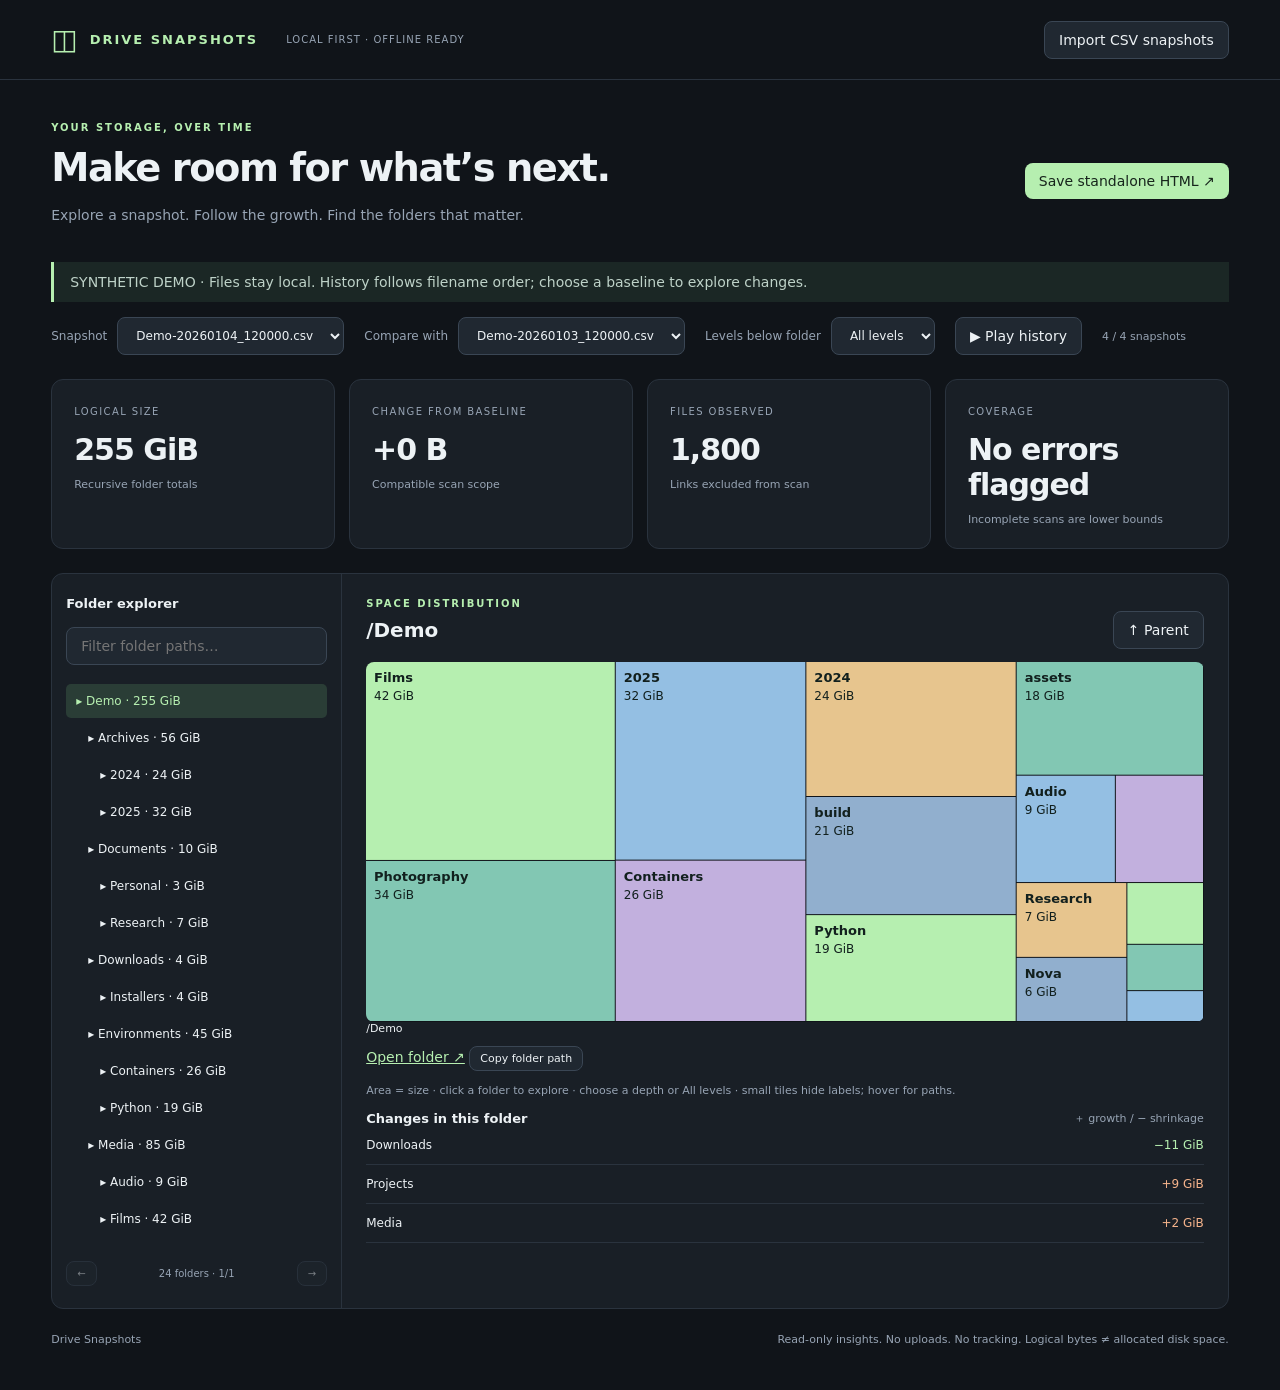
<file: demo/index.html>
<!doctype html>
<html lang="en"><head><meta charset="utf-8"><meta name="viewport" content="width=device-width,initial-scale=1"><title>Drive Snapshots · Explorer</title><style>:root{color-scheme:dark;--bg:#101419;--panel:#191f26;--line:#2a333e;--muted:#97a4b4;--mint:#b6efb0}*{box-sizing:border-box}body{margin:0;background:var(--bg);color:#edf2f5;font:14px system-ui,sans-serif}header{height:80px;border-bottom:1px solid var(--line);display:flex;align-items:center;gap:28px;padding:0 4vw}.brand{color:var(--mint);text-decoration:none;font-size:28px;display:flex;align-items:center;gap:12px}.brand span{font-size:13px;font-weight:750;letter-spacing:2px}.pill{font-size:10px;color:var(--muted);letter-spacing:1px}header .button{margin-left:auto}button,.button,select,input{font:inherit;border:1px solid #3a4654;border-radius:8px;background:#202831;color:#edf2f5;padding:10px 14px}button,.button{cursor:pointer}button:hover,.button:hover{border-color:var(--mint)}button:focus-visible,a:focus-visible{outline:2px solid var(--mint)}main{max-width:1600px;margin:auto;padding:42px 4vw 20px}.intro{display:flex;align-items:center;justify-content:space-between;gap:20px}.eyebrow{font-size:10px;letter-spacing:2px;color:var(--mint);font-weight:700}h1{font-size:clamp(28px,3vw,44px);letter-spacing:-1.5px;margin:12px 0}p{color:var(--muted);line-height:1.6}.intro button{background:var(--mint);color:#17251c;border:0}#message{margin:22px 0 15px;padding:12px 16px;border-left:3px solid var(--mint);background:#1b2725;color:#bed2c8}.controls{display:flex;gap:20px;align-items:center;flex-wrap:wrap}.controls label{color:var(--muted);font-size:12px;display:flex;align-items:center;gap:10px}select{max-width:290px}#date{font-size:11px;color:var(--muted)}.stats{display:grid;grid-template-columns:repeat(4,1fr);gap:14px;margin:24px 0}.stats article{background:var(--panel);border:1px solid var(--line);border-radius:12px;padding:22px}.stats small{font-size:10px;letter-spacing:1.4px;color:var(--muted)}.stats strong{display:block;font-size:30px;letter-spacing:-1px;margin:14px 0 8px}.stats span{font-size:11px;color:var(--muted)}.workspace{display:grid;grid-template-columns:290px 1fr;border:1px solid var(--line);border-radius:12px;overflow:hidden;background:var(--panel)}aside{border-right:1px solid var(--line);padding:22px 14px}aside input{width:100%;margin:16px 0}.section-title{font-weight:650;font-size:13px}.visual{padding:24px;min-width:0}.map-heading{display:flex;justify-content:space-between;align-items:center;gap:15px}h2{font-size:20px;margin:9px 0 20px;overflow-wrap:anywhere}#map{height:360px;position:relative;border-radius:8px;overflow:hidden;background:#101419}.tile{position:absolute;border:3px solid var(--panel);border-radius:8px;text-align:left;padding:12px;overflow:hidden;color:#12201e;transition:width .35s,height .35s,left .35s,top .35s}.tile b{display:block;font-size:15px;overflow:hidden;text-overflow:ellipsis;white-space:nowrap}.tile span{display:block;font-size:12px;margin-top:5px}.hint{font-size:11px}.tree-row{display:block;width:100%;background:transparent;border:0;border-radius:5px;text-align:left;font-size:12px;margin:3px 0;overflow:hidden;text-overflow:ellipsis;white-space:nowrap}.tree-row.active{background:#2a3d36;color:var(--mint)}#tree{max-height:565px;overflow:auto}.legend{font-weight:400;font-size:11px;color:var(--muted);float:right}.change{display:flex;justify-content:space-between;gap:16px;padding:12px 0;border-bottom:1px solid var(--line);font-size:12px}.change span:first-child{overflow-wrap:anywhere}.positive{color:#f5b38b}.negative{color:var(--mint)}footer{display:flex;justify-content:space-between;color:var(--muted);font-size:11px;padding:24px 0;gap:20px}@media(max-width:850px){.stats{grid-template-columns:repeat(2,1fr)}.workspace{grid-template-columns:1fr}aside{border-right:0;border-bottom:1px solid var(--line)}#tree{max-height:180px}.intro{align-items:flex-start;flex-direction:column}.pill{display:none}header{gap:10px}.brand span{font-size:10px}select{max-width:210px}footer{flex-direction:column}#map{height:320px}}
#canvas{display:block;width:100%;height:100%;cursor:pointer}.pager{display:flex;align-items:center;justify-content:space-between;gap:5px;margin-top:15px;font-size:10px;color:var(--muted)}.pager button{padding:6px 10px}#hover{overflow-wrap:anywhere;min-height:24px}#path-link{color:var(--mint)}#copy-path{padding:5px 10px;font-size:11px}button:disabled{opacity:.45;cursor:default}
</style></head>
<body><header><a class="brand" href="#">◫ <span>DRIVE SNAPSHOTS</span></a><span class="pill">LOCAL FIRST · OFFLINE READY</span><label class="button">Import CSV snapshots<input id="files" type="file" accept=".csv" multiple hidden></label></header>
<main><div class="intro"><div><div class="eyebrow">YOUR STORAGE, OVER TIME</div><h1>Make room for what’s next.</h1><p>Explore a snapshot. Follow the growth. Find the folders that matter.</p></div><button id="export">Save standalone HTML ↗</button></div>
<div id="message" role="status">Import one or more CSV snapshots to get started. Your files stay in this browser.</div>
<section class="controls"><label>Snapshot <select id="current" aria-label="Current snapshot"></select></label><label>Compare with <select id="baseline" aria-label="Baseline snapshot"></select></label><label>Levels below folder <select id="depth" aria-label="Viewing depth"><option value="all">All levels</option></select></label><button id="play">▶ Play history</button><span id="date"></span></section>
<section class="stats"><article><small>LOGICAL SIZE</small><strong id="total">—</strong><span>Recursive folder totals</span></article><article><small>CHANGE FROM BASELINE</small><strong id="delta">—</strong><span>Compatible scan scope</span></article><article><small>FILES OBSERVED</small><strong id="count">—</strong><span>Links excluded from scan</span></article><article><small>COVERAGE</small><strong id="coverage">—</strong><span>Incomplete scans are lower bounds</span></article></section>
<section class="workspace"><aside><div class="section-title">Folder explorer</div><input id="search" placeholder="Filter folder paths…" aria-label="Filter folder paths"><div id="tree"></div><div class="pager"><button id="prev">←</button><span id="pages"></span><button id="next">→</button></div></aside><div class="visual"><div class="map-heading"><div><div class="eyebrow">SPACE DISTRIBUTION</div><h2 id="folder">Choose a snapshot</h2></div><button id="up">↑ Parent</button></div><div id="map"><canvas id="canvas" tabindex="0" aria-label="Folder treemap; use the folder explorer for keyboard navigation"></canvas></div><div id="hover" class="hint" role="status">Hover a tile to see its full path.</div><a id="path-link" hidden>Open folder</a> <button id="copy-path">Copy folder path</button><p class="hint">Area = size · click a folder to explore · choose a depth or All levels · small tiles hide labels; hover for paths.</p><div class="section-title">Changes in this folder <span class="legend">＋ growth / − shrinkage</span></div><div id="changes"></div></div></section>
<footer>Drive Snapshots <span>Read-only insights. No uploads. No tracking. Logical bytes ≠ allocated disk space.</span></footer></main>
<script id="snapshot-data" type="application/json">[{"synthetic":true,"rows":[{"Depth":"0","Path":"/Demo","SizeBytes":"275951648768","SizeGiB":"257","FileCount":"1800","DirCount":"0","Reparse":"0","Unreadable":"0","Incomplete":"0"},{"Depth":"1","Path":"/Demo/Archives","SizeBytes":"60129542144","SizeGiB":"56","FileCount":"240","DirCount":"0","Reparse":"0","Unreadable":"0","Incomplete":"0"},{"Depth":"2","Path":"/Demo/Archives/2024","SizeBytes":"25769803776","SizeGiB":"24","FileCount":"120","DirCount":"0","Reparse":"0","Unreadable":"0","Incomplete":"0"},{"Depth":"2","Path":"/Demo/Archives/2025","SizeBytes":"34359738368","SizeGiB":"32","FileCount":"120","DirCount":"0","Reparse":"0","Unreadable":"0","Incomplete":"0"},{"Depth":"1","Path":"/Demo/Documents","SizeBytes":"10737418240","SizeGiB":"10","FileCount":"240","DirCount":"0","Reparse":"0","Unreadable":"0","Incomplete":"0"},{"Depth":"2","Path":"/Demo/Documents/Personal","SizeBytes":"3221225472","SizeGiB":"3","FileCount":"120","DirCount":"0","Reparse":"0","Unreadable":"0","Incomplete":"0"},{"Depth":"2","Path":"/Demo/Documents/Research","SizeBytes":"7516192768","SizeGiB":"7","FileCount":"120","DirCount":"0","Reparse":"0","Unreadable":"0","Incomplete":"0"},{"Depth":"1","Path":"/Demo/Downloads","SizeBytes":"28991029248","SizeGiB":"27","FileCount":"240","DirCount":"0","Reparse":"0","Unreadable":"0","Incomplete":"0"},{"Depth":"2","Path":"/Demo/Downloads/Exports","SizeBytes":"11811160064","SizeGiB":"11","FileCount":"120","DirCount":"0","Reparse":"0","Unreadable":"0","Incomplete":"0"},{"Depth":"2","Path":"/Demo/Downloads/Installers","SizeBytes":"17179869184","SizeGiB":"16","FileCount":"120","DirCount":"0","Reparse":"0","Unreadable":"0","Incomplete":"0"},{"Depth":"1","Path":"/Demo/Environments","SizeBytes":"48318382080","SizeGiB":"45","FileCount":"240","DirCount":"0","Reparse":"0","Unreadable":"0","Incomplete":"0"},{"Depth":"2","Path":"/Demo/Environments/Containers","SizeBytes":"27917287424","SizeGiB":"26","FileCount":"120","DirCount":"0","Reparse":"0","Unreadable":"0","Incomplete":"0"},{"Depth":"2","Path":"/Demo/Environments/Python","SizeBytes":"20401094656","SizeGiB":"19","FileCount":"120","DirCount":"0","Reparse":"0","Unreadable":"0","Incomplete":"0"},{"Depth":"1","Path":"/Demo/Media","SizeBytes":"84825604096","SizeGiB":"79","FileCount":"360","DirCount":"0","Reparse":"0","Unreadable":"0","Incomplete":"0"},{"Depth":"2","Path":"/Demo/Media/Audio","SizeBytes":"9663676416","SizeGiB":"9","FileCount":"120","DirCount":"0","Reparse":"0","Unreadable":"0","Incomplete":"0"},{"Depth":"2","Path":"/Demo/Media/Films","SizeBytes":"45097156608","SizeGiB":"42","FileCount":"120","DirCount":"0","Reparse":"0","Unreadable":"0","Incomplete":"0"},{"Depth":"2","Path":"/Demo/Media/Photography","SizeBytes":"30064771072","SizeGiB":"28","FileCount":"120","DirCount":"0","Reparse":"0","Unreadable":"0","Incomplete":"0"},{"Depth":"1","Path":"/Demo/Projects","SizeBytes":"42949672960","SizeGiB":"40","FileCount":"480","DirCount":"0","Reparse":"0","Unreadable":"0","Incomplete":"0"},{"Depth":"2","Path":"/Demo/Projects/Atlas","SizeBytes":"15032385536","SizeGiB":"14","FileCount":"240","DirCount":"0","Reparse":"0","Unreadable":"0","Incomplete":"0"},{"Depth":"3","Path":"/Demo/Projects/Atlas/build","SizeBytes":"12884901888","SizeGiB":"12","FileCount":"120","DirCount":"0","Reparse":"0","Unreadable":"0","Incomplete":"0"},{"Depth":"3","Path":"/Demo/Projects/Atlas/source","SizeBytes":"2147483648","SizeGiB":"2","FileCount":"120","DirCount":"0","Reparse":"0","Unreadable":"0","Incomplete":"0"},{"Depth":"2","Path":"/Demo/Projects/Orion","SizeBytes":"27917287424","SizeGiB":"26","FileCount":"240","DirCount":"0","Reparse":"0","Unreadable":"0","Incomplete":"0"},{"Depth":"3","Path":"/Demo/Projects/Orion/assets","SizeBytes":"19327352832","SizeGiB":"18","FileCount":"120","DirCount":"0","Reparse":"0","Unreadable":"0","Incomplete":"0"},{"Depth":"3","Path":"/Demo/Projects/Orion/node_modules","SizeBytes":"8589934592","SizeGiB":"8","FileCount":"120","DirCount":"0","Reparse":"0","Unreadable":"0","Incomplete":"0"}],"label":"Demo-20260101_120000.csv"},{"synthetic":true,"rows":[{"Depth":"0","Path":"/Demo","SizeBytes":"281320357888","SizeGiB":"262","FileCount":"1800","DirCount":"0","Reparse":"0","Unreadable":"0","Incomplete":"0"},{"Depth":"1","Path":"/Demo/Archives","SizeBytes":"60129542144","SizeGiB":"56","FileCount":"240","DirCount":"0","Reparse":"0","Unreadable":"0","Incomplete":"0"},{"Depth":"2","Path":"/Demo/Archives/2024","SizeBytes":"25769803776","SizeGiB":"24","FileCount":"120","DirCount":"0","Reparse":"0","Unreadable":"0","Incomplete":"0"},{"Depth":"2","Path":"/Demo/Archives/2025","SizeBytes":"34359738368","SizeGiB":"32","FileCount":"120","DirCount":"0","Reparse":"0","Unreadable":"0","Incomplete":"0"},{"Depth":"1","Path":"/Demo/Documents","SizeBytes":"10737418240","SizeGiB":"10","FileCount":"240","DirCount":"0","Reparse":"0","Unreadable":"0","Incomplete":"0"},{"Depth":"2","Path":"/Demo/Documents/Personal","SizeBytes":"3221225472","SizeGiB":"3","FileCount":"120","DirCount":"0","Reparse":"0","Unreadable":"0","Incomplete":"0"},{"Depth":"2","Path":"/Demo/Documents/Research","SizeBytes":"7516192768","SizeGiB":"7","FileCount":"120","DirCount":"0","Reparse":"0","Unreadable":"0","Incomplete":"0"},{"Depth":"1","Path":"/Demo/Downloads","SizeBytes":"28991029248","SizeGiB":"27","FileCount":"240","DirCount":"0","Reparse":"0","Unreadable":"0","Incomplete":"0"},{"Depth":"2","Path":"/Demo/Downloads/Exports","SizeBytes":"11811160064","SizeGiB":"11","FileCount":"120","DirCount":"0","Reparse":"0","Unreadable":"0","Incomplete":"0"},{"Depth":"2","Path":"/Demo/Downloads/Installers","SizeBytes":"17179869184","SizeGiB":"16","FileCount":"120","DirCount":"0","Reparse":"0","Unreadable":"0","Incomplete":"0"},{"Depth":"1","Path":"/Demo/Environments","SizeBytes":"48318382080","SizeGiB":"45","FileCount":"240","DirCount":"0","Reparse":"0","Unreadable":"0","Incomplete":"0"},{"Depth":"2","Path":"/Demo/Environments/Containers","SizeBytes":"27917287424","SizeGiB":"26","FileCount":"120","DirCount":"0","Reparse":"0","Unreadable":"0","Incomplete":"0"},{"Depth":"2","Path":"/Demo/Environments/Python","SizeBytes":"20401094656","SizeGiB":"19","FileCount":"120","DirCount":"0","Reparse":"0","Unreadable":"0","Incomplete":"0"},{"Depth":"1","Path":"/Demo/Media","SizeBytes":"86973087744","SizeGiB":"81","FileCount":"360","DirCount":"0","Reparse":"0","Unreadable":"0","Incomplete":"0"},{"Depth":"2","Path":"/Demo/Media/Audio","SizeBytes":"9663676416","SizeGiB":"9","FileCount":"120","DirCount":"0","Reparse":"0","Unreadable":"0","Incomplete":"0"},{"Depth":"2","Path":"/Demo/Media/Films","SizeBytes":"45097156608","SizeGiB":"42","FileCount":"120","DirCount":"0","Reparse":"0","Unreadable":"0","Incomplete":"0"},{"Depth":"2","Path":"/Demo/Media/Photography","SizeBytes":"32212254720","SizeGiB":"30","FileCount":"120","DirCount":"0","Reparse":"0","Unreadable":"0","Incomplete":"0"},{"Depth":"1","Path":"/Demo/Projects","SizeBytes":"46170898432","SizeGiB":"43","FileCount":"480","DirCount":"0","Reparse":"0","Unreadable":"0","Incomplete":"0"},{"Depth":"2","Path":"/Demo/Projects/Atlas","SizeBytes":"18253611008","SizeGiB":"17","FileCount":"240","DirCount":"0","Reparse":"0","Unreadable":"0","Incomplete":"0"},{"Depth":"3","Path":"/Demo/Projects/Atlas/build","SizeBytes":"16106127360","SizeGiB":"15","FileCount":"120","DirCount":"0","Reparse":"0","Unreadable":"0","Incomplete":"0"},{"Depth":"3","Path":"/Demo/Projects/Atlas/source","SizeBytes":"2147483648","SizeGiB":"2","FileCount":"120","DirCount":"0","Reparse":"0","Unreadable":"0","Incomplete":"0"},{"Depth":"2","Path":"/Demo/Projects/Orion","SizeBytes":"27917287424","SizeGiB":"26","FileCount":"240","DirCount":"0","Reparse":"0","Unreadable":"0","Incomplete":"0"},{"Depth":"3","Path":"/Demo/Projects/Orion/assets","SizeBytes":"19327352832","SizeGiB":"18","FileCount":"120","DirCount":"0","Reparse":"0","Unreadable":"0","Incomplete":"0"},{"Depth":"3","Path":"/Demo/Projects/Orion/node_modules","SizeBytes":"8589934592","SizeGiB":"8","FileCount":"120","DirCount":"0","Reparse":"0","Unreadable":"0","Incomplete":"0"}],"label":"Demo-20260102_120000.csv"},{"synthetic":true,"rows":[{"Depth":"0","Path":"/Demo","SizeBytes":"273804165120","SizeGiB":"255","FileCount":"1800","DirCount":"0","Reparse":"0","Unreadable":"0","Incomplete":"0"},{"Depth":"1","Path":"/Demo/Archives","SizeBytes":"60129542144","SizeGiB":"56","FileCount":"240","DirCount":"0","Reparse":"0","Unreadable":"0","Incomplete":"0"},{"Depth":"2","Path":"/Demo/Archives/2024","SizeBytes":"25769803776","SizeGiB":"24","FileCount":"120","DirCount":"0","Reparse":"0","Unreadable":"0","Incomplete":"0"},{"Depth":"2","Path":"/Demo/Archives/2025","SizeBytes":"34359738368","SizeGiB":"32","FileCount":"120","DirCount":"0","Reparse":"0","Unreadable":"0","Incomplete":"0"},{"Depth":"1","Path":"/Demo/Documents","SizeBytes":"10737418240","SizeGiB":"10","FileCount":"240","DirCount":"0","Reparse":"0","Unreadable":"0","Incomplete":"0"},{"Depth":"2","Path":"/Demo/Documents/Personal","SizeBytes":"3221225472","SizeGiB":"3","FileCount":"120","DirCount":"0","Reparse":"0","Unreadable":"0","Incomplete":"0"},{"Depth":"2","Path":"/Demo/Documents/Research","SizeBytes":"7516192768","SizeGiB":"7","FileCount":"120","DirCount":"0","Reparse":"0","Unreadable":"0","Incomplete":"0"},{"Depth":"1","Path":"/Demo/Downloads","SizeBytes":"16106127360","SizeGiB":"15","FileCount":"240","DirCount":"0","Reparse":"0","Unreadable":"0","Incomplete":"0"},{"Depth":"2","Path":"/Demo/Downloads/Exports","SizeBytes":"11811160064","SizeGiB":"11","FileCount":"120","DirCount":"0","Reparse":"0","Unreadable":"0","Incomplete":"0"},{"Depth":"2","Path":"/Demo/Downloads/Installers","SizeBytes":"4294967296","SizeGiB":"4","FileCount":"120","DirCount":"0","Reparse":"0","Unreadable":"0","Incomplete":"0"},{"Depth":"1","Path":"/Demo/Environments","SizeBytes":"48318382080","SizeGiB":"45","FileCount":"240","DirCount":"0","Reparse":"0","Unreadable":"0","Incomplete":"0"},{"Depth":"2","Path":"/Demo/Environments/Containers","SizeBytes":"27917287424","SizeGiB":"26","FileCount":"120","DirCount":"0","Reparse":"0","Unreadable":"0","Incomplete":"0"},{"Depth":"2","Path":"/Demo/Environments/Python","SizeBytes":"20401094656","SizeGiB":"19","FileCount":"120","DirCount":"0","Reparse":"0","Unreadable":"0","Incomplete":"0"},{"Depth":"1","Path":"/Demo/Media","SizeBytes":"89120571392","SizeGiB":"83","FileCount":"360","DirCount":"0","Reparse":"0","Unreadable":"0","Incomplete":"0"},{"Depth":"2","Path":"/Demo/Media/Audio","SizeBytes":"9663676416","SizeGiB":"9","FileCount":"120","DirCount":"0","Reparse":"0","Unreadable":"0","Incomplete":"0"},{"Depth":"2","Path":"/Demo/Media/Films","SizeBytes":"45097156608","SizeGiB":"42","FileCount":"120","DirCount":"0","Reparse":"0","Unreadable":"0","Incomplete":"0"},{"Depth":"2","Path":"/Demo/Media/Photography","SizeBytes":"34359738368","SizeGiB":"32","FileCount":"120","DirCount":"0","Reparse":"0","Unreadable":"0","Incomplete":"0"},{"Depth":"1","Path":"/Demo/Projects","SizeBytes":"49392123904","SizeGiB":"46","FileCount":"480","DirCount":"0","Reparse":"0","Unreadable":"0","Incomplete":"0"},{"Depth":"2","Path":"/Demo/Projects/Atlas","SizeBytes":"21474836480","SizeGiB":"20","FileCount":"240","DirCount":"0","Reparse":"0","Unreadable":"0","Incomplete":"0"},{"Depth":"3","Path":"/Demo/Projects/Atlas/build","SizeBytes":"19327352832","SizeGiB":"18","FileCount":"120","DirCount":"0","Reparse":"0","Unreadable":"0","Incomplete":"0"},{"Depth":"3","Path":"/Demo/Projects/Atlas/source","SizeBytes":"2147483648","SizeGiB":"2","FileCount":"120","DirCount":"0","Reparse":"0","Unreadable":"0","Incomplete":"0"},{"Depth":"2","Path":"/Demo/Projects/Orion","SizeBytes":"27917287424","SizeGiB":"26","FileCount":"240","DirCount":"0","Reparse":"0","Unreadable":"0","Incomplete":"0"},{"Depth":"3","Path":"/Demo/Projects/Orion/assets","SizeBytes":"19327352832","SizeGiB":"18","FileCount":"120","DirCount":"0","Reparse":"0","Unreadable":"0","Incomplete":"0"},{"Depth":"3","Path":"/Demo/Projects/Orion/node_modules","SizeBytes":"8589934592","SizeGiB":"8","FileCount":"120","DirCount":"0","Reparse":"0","Unreadable":"0","Incomplete":"0"}],"label":"Demo-20260103_120000.csv"},{"synthetic":true,"rows":[{"Depth":"0","Path":"/Demo","SizeBytes":"273804165120","SizeGiB":"255","FileCount":"1800","DirCount":"0","Reparse":"0","Unreadable":"0","Incomplete":"0"},{"Depth":"1","Path":"/Demo/Archives","SizeBytes":"60129542144","SizeGiB":"56","FileCount":"240","DirCount":"0","Reparse":"0","Unreadable":"0","Incomplete":"0"},{"Depth":"2","Path":"/Demo/Archives/2024","SizeBytes":"25769803776","SizeGiB":"24","FileCount":"120","DirCount":"0","Reparse":"0","Unreadable":"0","Incomplete":"0"},{"Depth":"2","Path":"/Demo/Archives/2025","SizeBytes":"34359738368","SizeGiB":"32","FileCount":"120","DirCount":"0","Reparse":"0","Unreadable":"0","Incomplete":"0"},{"Depth":"1","Path":"/Demo/Documents","SizeBytes":"10737418240","SizeGiB":"10","FileCount":"240","DirCount":"0","Reparse":"0","Unreadable":"0","Incomplete":"0"},{"Depth":"2","Path":"/Demo/Documents/Personal","SizeBytes":"3221225472","SizeGiB":"3","FileCount":"120","DirCount":"0","Reparse":"0","Unreadable":"0","Incomplete":"0"},{"Depth":"2","Path":"/Demo/Documents/Research","SizeBytes":"7516192768","SizeGiB":"7","FileCount":"120","DirCount":"0","Reparse":"0","Unreadable":"0","Incomplete":"0"},{"Depth":"1","Path":"/Demo/Downloads","SizeBytes":"4294967296","SizeGiB":"4","FileCount":"120","DirCount":"0","Reparse":"0","Unreadable":"0","Incomplete":"0"},{"Depth":"2","Path":"/Demo/Downloads/Installers","SizeBytes":"4294967296","SizeGiB":"4","FileCount":"120","DirCount":"0","Reparse":"0","Unreadable":"0","Incomplete":"0"},{"Depth":"1","Path":"/Demo/Environments","SizeBytes":"48318382080","SizeGiB":"45","FileCount":"240","DirCount":"0","Reparse":"0","Unreadable":"0","Incomplete":"0"},{"Depth":"2","Path":"/Demo/Environments/Containers","SizeBytes":"27917287424","SizeGiB":"26","FileCount":"120","DirCount":"0","Reparse":"0","Unreadable":"0","Incomplete":"0"},{"Depth":"2","Path":"/Demo/Environments/Python","SizeBytes":"20401094656","SizeGiB":"19","FileCount":"120","DirCount":"0","Reparse":"0","Unreadable":"0","Incomplete":"0"},{"Depth":"1","Path":"/Demo/Media","SizeBytes":"91268055040","SizeGiB":"85","FileCount":"360","DirCount":"0","Reparse":"0","Unreadable":"0","Incomplete":"0"},{"Depth":"2","Path":"/Demo/Media/Audio","SizeBytes":"9663676416","SizeGiB":"9","FileCount":"120","DirCount":"0","Reparse":"0","Unreadable":"0","Incomplete":"0"},{"Depth":"2","Path":"/Demo/Media/Films","SizeBytes":"45097156608","SizeGiB":"42","FileCount":"120","DirCount":"0","Reparse":"0","Unreadable":"0","Incomplete":"0"},{"Depth":"2","Path":"/Demo/Media/Photography","SizeBytes":"36507222016","SizeGiB":"34","FileCount":"120","DirCount":"0","Reparse":"0","Unreadable":"0","Incomplete":"0"},{"Depth":"1","Path":"/Demo/Projects","SizeBytes":"59055800320","SizeGiB":"55","FileCount":"600","DirCount":"0","Reparse":"0","Unreadable":"0","Incomplete":"0"},{"Depth":"2","Path":"/Demo/Projects/Atlas","SizeBytes":"24696061952","SizeGiB":"23","FileCount":"240","DirCount":"0","Reparse":"0","Unreadable":"0","Incomplete":"0"},{"Depth":"3","Path":"/Demo/Projects/Atlas/build","SizeBytes":"22548578304","SizeGiB":"21","FileCount":"120","DirCount":"0","Reparse":"0","Unreadable":"0","Incomplete":"0"},{"Depth":"3","Path":"/Demo/Projects/Atlas/source","SizeBytes":"2147483648","SizeGiB":"2","FileCount":"120","DirCount":"0","Reparse":"0","Unreadable":"0","Incomplete":"0"},{"Depth":"2","Path":"/Demo/Projects/Nova","SizeBytes":"6442450944","SizeGiB":"6","FileCount":"120","DirCount":"0","Reparse":"0","Unreadable":"0","Incomplete":"0"},{"Depth":"2","Path":"/Demo/Projects/Orion","SizeBytes":"27917287424","SizeGiB":"26","FileCount":"240","DirCount":"0","Reparse":"0","Unreadable":"0","Incomplete":"0"},{"Depth":"3","Path":"/Demo/Projects/Orion/assets","SizeBytes":"19327352832","SizeGiB":"18","FileCount":"120","DirCount":"0","Reparse":"0","Unreadable":"0","Incomplete":"0"},{"Depth":"3","Path":"/Demo/Projects/Orion/node_modules","SizeBytes":"8589934592","SizeGiB":"8","FileCount":"120","DirCount":"0","Reparse":"0","Unreadable":"0","Incomplete":"0"}],"label":"Demo-20260104_120000.csv"}]</script><script>'use strict';
const $ = id => document.getElementById(id);
let snapshots = JSON.parse($('snapshot-data').textContent), selected = '', timer, page=0, hovered='', rectangles=[];
const pageSize=300;
const fmt = n => {const sign=n<0?'−':'';n=Math.abs(n);let i=0;while(n>=1024&&i<4){n/=1024;i++;}return sign+n.toLocaleString('en',{maximumFractionDigits:1})+' '+['B','KiB','MiB','GiB','TiB'][i];};
const name = p => p.replace(/[\\/]$/,'').split(/[\\/]/).pop() || p;
const key = p => /^[a-z]:|^\\\\/i.test(p) ? p.toLowerCase().replace(/\\/g,'/').replace(/\/$/,'') : p.replace(/\/$/,'');
const parent = p => key(p).replace(/\/[^/]*$/,'');
function parseCSV(text) {
  const rows=[];let row=[],field='',quoted=false;
  text=text.replace(/^\uFEFF/,'');
  for(let i=0;i<text.length;i++){const c=text[i];if(c==='"'){if(quoted&&text[i+1]==='"'){field+='"';i++;}else quoted=!quoted;}else if(c===','&&!quoted){row.push(field);field='';}else if((c==='\n'||c==='\r')&&!quoted){if(c==='\r'&&text[i+1]==='\n')i++;row.push(field);if(row.some(Boolean))rows.push(row);row=[];field='';}else field+=c;}
  if(quoted)throw Error('Unclosed CSV quote');row.push(field);if(row.some(Boolean))rows.push(row);
  const headers=rows.shift()||[];for(const h of ['Path','Depth','SizeBytes','FileCount'])if(!headers.includes(h))throw Error('Missing column: '+h);
  const seen=new Set();return rows.map(r=>{if(r.length!==headers.length)throw Error('Invalid CSV column count');const o=Object.fromEntries(headers.map((h,i)=>[h,r[i]]));for(const h of ['Depth','SizeBytes','FileCount','Unreadable','Reparse','Incomplete']){o[h]=Number(o[h]||0);if(!Number.isSafeInteger(o[h])||o[h]<0)throw Error('Invalid '+h);}if(!o.Path||seen.has(key(o.Path)))throw Error('Empty or duplicate path');seen.add(key(o.Path));return o;});
}
function prepare(s){s.rows=s.rows.map(r=>({...r,Depth:Number(r.Depth),SizeBytes:Number(r.SizeBytes),FileCount:Number(r.FileCount),Unreadable:Number(r.Unreadable||0),Incomplete:Number(r.Incomplete||0),Reparse:Number(r.Reparse||0)}));s.root=s.rows.find(r=>r.Depth===0);if(!s.root||s.rows.filter(r=>r.Depth===0).length!==1)throw Error('Each CSV must contain exactly one depth-0 root');s.depth=s.rows.reduce((n,r)=>Math.max(n,r.Depth),0);s.index=new Map(s.rows.map(r=>[key(r.Path),r]));s.children=new Map();for(const r of s.rows){if(r.Depth===0)continue;const p=parent(r.Path);if(!s.children.has(p))s.children.set(p,[]);s.children.get(p).push(r);}s.full=s.rows.every(r=>r.SnapshotScope==='Full');s.sorted=[...s.rows].sort((a,b)=>key(a.Path).localeCompare(key(b.Path)));return s;}
function option(value,label){const o=document.createElement('option');o.value=value;o.textContent=label;return o;}
function init(){snapshots.forEach(s=>{if(!s.index)prepare(s);});snapshots.sort((a,b)=>a.label.localeCompare(b.label));$('current').replaceChildren(...snapshots.map((s,i)=>option(i,s.label)));$('baseline').replaceChildren(option('','No comparison'),...snapshots.map((s,i)=>option(i,s.label)));$('current').value=String(snapshots.length-1);$('baseline').value=snapshots.length>1?String(snapshots.length-2):'';selected='';page=0;setDepth();render();}
function folderURL(path){
  if(/^[a-z]:[\\/]/i.test(path))return 'file:///'+path.replace(/\\/g,'/').split('/').map((x,i)=>i===0?x:encodeURIComponent(x)).join('/');
  if(path.startsWith('/'))return 'file://'+path.split('/').map(encodeURIComponent).join('/');
  if(path.startsWith('\\\\'))return 'file://'+path.slice(2).replace(/\\/g,'/').split('/').map(encodeURIComponent).join('/');
  return null;
}
function visibleRows(s,root,depth,query){
  const current=s.index.get(root),prefix=root+'/';
  return s.sorted.filter(r=>(key(r.Path)===root||key(r.Path).startsWith(prefix))&&r.Depth-current.Depth<=depth&&r.Path.toLowerCase().includes(query));
}
function frontier(s,root,depth){
  const result=[],start=s.index.get(root),stack=[start];
  while(stack.length){const r=stack.pop(),children=s.children.get(key(r.Path))||[];
    if(!children.length||r.Depth-start.Depth>=depth){if(r.SizeBytes>0)result.push(r);continue;}
    const remainder=Math.max(0,r.SizeBytes-children.reduce((n,c)=>n+c.SizeBytes,0));
    if(remainder)result.push({Path:r.Path,SizeBytes:remainder,detail:true});
    for(const c of children)if(c.SizeBytes>0)stack.push(c);
  }
  return result.sort((a,b)=>b.SizeBytes-a.SizeBytes);
}
function setDepth(){
  const s=snapshots[Number($('current').value)];if(!s)return;
  $('depth').replaceChildren(option('all','All levels'),...Array.from({length:s.depth+1},(_,i)=>option(i,String(i))));
  const preferred=Number(s.root.ViewDepth);
  $('depth').value=Number.isInteger(preferred)&&preferred>=0&&preferred<=s.depth?String(preferred):'all';
}
function navigate(path){selected=key(path);page=0;render();showPath(path);}
function showPath(path,bytes){
  hovered=path;$('hover').textContent=path+(bytes===undefined?'':' · '+fmt(bytes));
  const url=folderURL(path);$('path-link').hidden=!url;
  if(url){$('path-link').href=url;$('path-link').textContent='Open folder ↗';$('path-link').title=url;}
}
function drawMap(items){
  const canvas=$('canvas'),width=$('map').clientWidth,height=$('map').clientHeight;
  const scale=window.devicePixelRatio||1;canvas.width=width*scale;canvas.height=height*scale;
  const ctx=canvas.getContext('2d');ctx.scale(scale,scale);rectangles=[];
  if(!items.length){ctx.fillStyle='#97a4b4';ctx.fillText('No measured bytes in this folder.',16,25);return;}
  const sums=[0];for(const r of items)sums.push(sums[sums.length-1]+r.SizeBytes);
  const stack=[[0,items.length,0,0,width,height]],colors=['#b6efb0','#82c7b3','#94bfe3','#c2b0de','#e7c58e','#91afce'];
  while(stack.length){const [lo,hi,x,y,w,h]=stack.pop();
    if(hi-lo===1){const r=items[lo];ctx.fillStyle=colors[lo%colors.length];ctx.fillRect(x,y,Math.max(0,w-1),Math.max(0,h-1));
      if(w>=1&&h>=1)rectangles.push({x,y,w,h,r});
      // Never force labels into a tile that cannot contain them.
      const label=(r.detail?'Direct files / detail':name(r.Path));ctx.font='600 13px system-ui';
      if(h>=45&&w>=ctx.measureText(label).width+18){ctx.fillStyle='#12201e';ctx.fillText(label,x+8,y+20);ctx.font='12px system-ui';ctx.fillText(fmt(r.SizeBytes),x+8,y+38);}
      continue;
    }
    const total=sums[hi]-sums[lo],half=sums[lo]+total/2;let a=lo+1,b=hi-1;
    while(a<b){const mid=(a+b)>>1;if(sums[mid]<half)a=mid+1;else b=mid;}
    const cut=a,f=(sums[cut]-sums[lo])/total;
    if(w>=h){stack.push([cut,hi,x+w*f,y,w*(1-f),h],[lo,cut,x,y,w*f,h]);}
    else stack.push([cut,hi,x,y+h*f,w,h*(1-f)],[lo,cut,x,y,w,h*f]);
  }
}
function render(){
  if(!snapshots.length)return;
  const s=snapshots[Number($('current').value)], b=$('baseline').value===''?null:snapshots[Number($('baseline').value)];
  const compatible=b&&key(s.root.Path)===key(b.root.Path)&&(s.full&&b.full||s.depth===b.depth&&!s.full&&!b.full);
  const incomplete=s.rows.some(r=>r.Incomplete||r.Unreadable)||(compatible&&b.rows.some(r=>r.Incomplete||r.Unreadable));
  const unknown=s.root.Coverage==='Unknown'||(compatible&&b.root.Coverage==='Unknown');
  $('message').textContent=(s.synthetic?'SYNTHETIC DEMO · ':'')+(b&&!compatible?'Comparison disabled: choose the same root and reported depth.':incomplete?'Partial coverage: sizes are lower bounds; differences may reflect unreadable folders.':unknown?'Coverage unknown: this scanner export does not report unreadable descendants.':'Files stay local. History follows filename order; choose a baseline to explore changes.');
  $('total').textContent=fmt(s.root.SizeBytes);$('count').textContent=s.root.FileCount.toLocaleString();$('delta').textContent=compatible?((s.root.SizeBytes>=b.root.SizeBytes?'+':'')+fmt(s.root.SizeBytes-b.root.SizeBytes)):'—';$('coverage').textContent=incomplete?'Partial':unknown?'Unknown':'No errors flagged';
  if(!selected||!s.index.has(selected))selected=key(s.root.Path);
  const current=s.index.get(selected);showPath(current.Path);$('folder').textContent=current.Path;$('date').textContent=`${Number($('current').value)+1} / ${snapshots.length} snapshots`;
  const relativeDepth=$('depth').value==='all'?Infinity:Number($('depth').value);
  const query=$('search').value.toLowerCase();
  const visible=visibleRows(s,selected,relativeDepth,query);
  page=Math.min(page,Math.max(0,Math.ceil(visible.length/pageSize)-1));
  const fragment=document.createDocumentFragment();
  for(const r of visible.slice(page*pageSize,(page+1)*pageSize)){
    const button=document.createElement('button');
    button.className='tree-row'+(key(r.Path)===selected?' active':'');
    button.style.paddingLeft=(10+Math.min(r.Depth-current.Depth,10)*12)+'px';
    button.textContent=(r.Reparse?'↗ ':'▸ ')+name(r.Path)+' · '+fmt(r.SizeBytes);
    button.title=r.Path;button.onmouseenter=()=>showPath(r.Path,r.SizeBytes);button.onfocus=()=>showPath(r.Path,r.SizeBytes);
    button.onclick=()=>navigate(r.Path);fragment.append(button);
  }
  $('tree').replaceChildren(fragment);
  $('pages').textContent=`${visible.length.toLocaleString()} folders · ${page+1}/${Math.max(1,Math.ceil(visible.length/pageSize))}`;
  $('prev').disabled=page===0;$('next').disabled=(page+1)*pageSize>=visible.length;
  const children=s.children.get(selected)||[];
  drawMap(frontier(s,selected,relativeDepth));
  $('changes').replaceChildren();
  if(compatible){const old=b.children.get(selected)||[];const paths=new Set([...children,...old].map(r=>key(r.Path)));const changes=[...paths].map(p=>{const now=s.index.get(p),before=b.index.get(p);return {path:(now||before).Path,delta:(now?.SizeBytes||0)-(before?.SizeBytes||0),status:!now?'not observed':!before?'newly observed':''};}).filter(r=>r.delta||r.status).sort((a,b)=>Math.abs(b.delta)-Math.abs(a.delta));for(const c of changes.slice(0,50)){const el=document.createElement('div'),left=document.createElement('span'),right=document.createElement('span');el.className='change';left.textContent=name(c.path)+(c.status?' · '+c.status:'');right.className=c.delta>=0?'positive':'negative';right.textContent=(c.delta>=0?'+':'')+fmt(c.delta);el.append(left,right);$('changes').append(el);}if(!changes.length)$('changes').textContent='No changes in immediate child folders.';}else $('changes').textContent='Select a compatible baseline to see folder changes.';
}
$('files').onchange=async e=>{try{const batch=[];for(const f of e.target.files)batch.push(prepare({label:f.name,rows:parseCSV(await f.text())}));snapshots=batch;init();}catch(err){$('message').textContent='Import failed: '+err.message;}};
$('current').onchange=()=>{page=0;setDepth();render();};$('baseline').onchange=render;$('search').oninput=()=>{page=0;render();};$('up').onclick=()=>{const s=snapshots[Number($('current').value)];if(s){selected=parent(selected);page=0;render();}};
$('play').onclick=()=>{if(timer){clearInterval(timer);timer=null;$('play').textContent='▶ Play history';return;}if(snapshots.length<2)return;$('play').textContent='❚❚ Pause';timer=setInterval(()=>{$('current').value=String((Number($('current').value)+1)%snapshots.length);render();},1800);};
$('export').onclick=async()=>{try{if(!snapshots.length)throw Error('Import snapshots first');const doc=document.documentElement.cloneNode(true);doc.querySelector('#snapshot-data').textContent=JSON.stringify(snapshots.map(({label,rows,synthetic})=>({label,rows,synthetic}))).replace(/</g,'\\u003c');const link=doc.querySelector('link[rel="stylesheet"]'),script=doc.querySelector('script[src]');if(link){const style=document.createElement('style');style.textContent=await (await fetch(link.href)).text();link.replaceWith(style);}if(script){const inline=document.createElement('script');inline.textContent=await(await fetch(script.src)).text();script.replaceWith(inline);}const blob=new Blob(['<!doctype html>\n'+doc.outerHTML],{type:'text/html'}),url=URL.createObjectURL(blob),a=document.createElement('a');a.href=url;a.download='drive-snapshots-report.html';a.click();setTimeout(()=>URL.revokeObjectURL(url),1000);}catch(err){$('message').textContent='Export: '+err.message+'. For file:// use export-report.ps1, or open via a local HTTP server.';}};
$('depth').onchange=()=>{page=0;render();};
$('prev').onclick=()=>{page--;render();};$('next').onclick=()=>{page++;render();};
$('canvas').onmousemove=e=>{const bounds=e.currentTarget.getBoundingClientRect(),x=e.clientX-bounds.left,y=e.clientY-bounds.top;const hit=rectangles.find(r=>x>=r.x&&x<r.x+r.w&&y>=r.y&&y<r.y+r.h);if(hit){showPath(hit.r.Path,hit.r.SizeBytes);e.currentTarget.title=hit.r.Path+' — '+fmt(hit.r.SizeBytes);}};
$('canvas').onclick=e=>{const bounds=e.currentTarget.getBoundingClientRect(),x=e.clientX-bounds.left,y=e.clientY-bounds.top;const hit=rectangles.find(r=>x>=r.x&&x<r.x+r.w&&y>=r.y&&y<r.y+r.h);if(hit)navigate(hit.r.Path);};
$('copy-path').onclick=async()=>{try{await navigator.clipboard.writeText(hovered||selected);$('hover').textContent='Path copied.';}catch{ $('hover').textContent='Copy this path: '+(hovered||selected); }};
let resizeTimer;window.addEventListener('resize',()=>{clearTimeout(resizeTimer);resizeTimer=setTimeout(render,100);});
init();
</script></body></html>
</file>
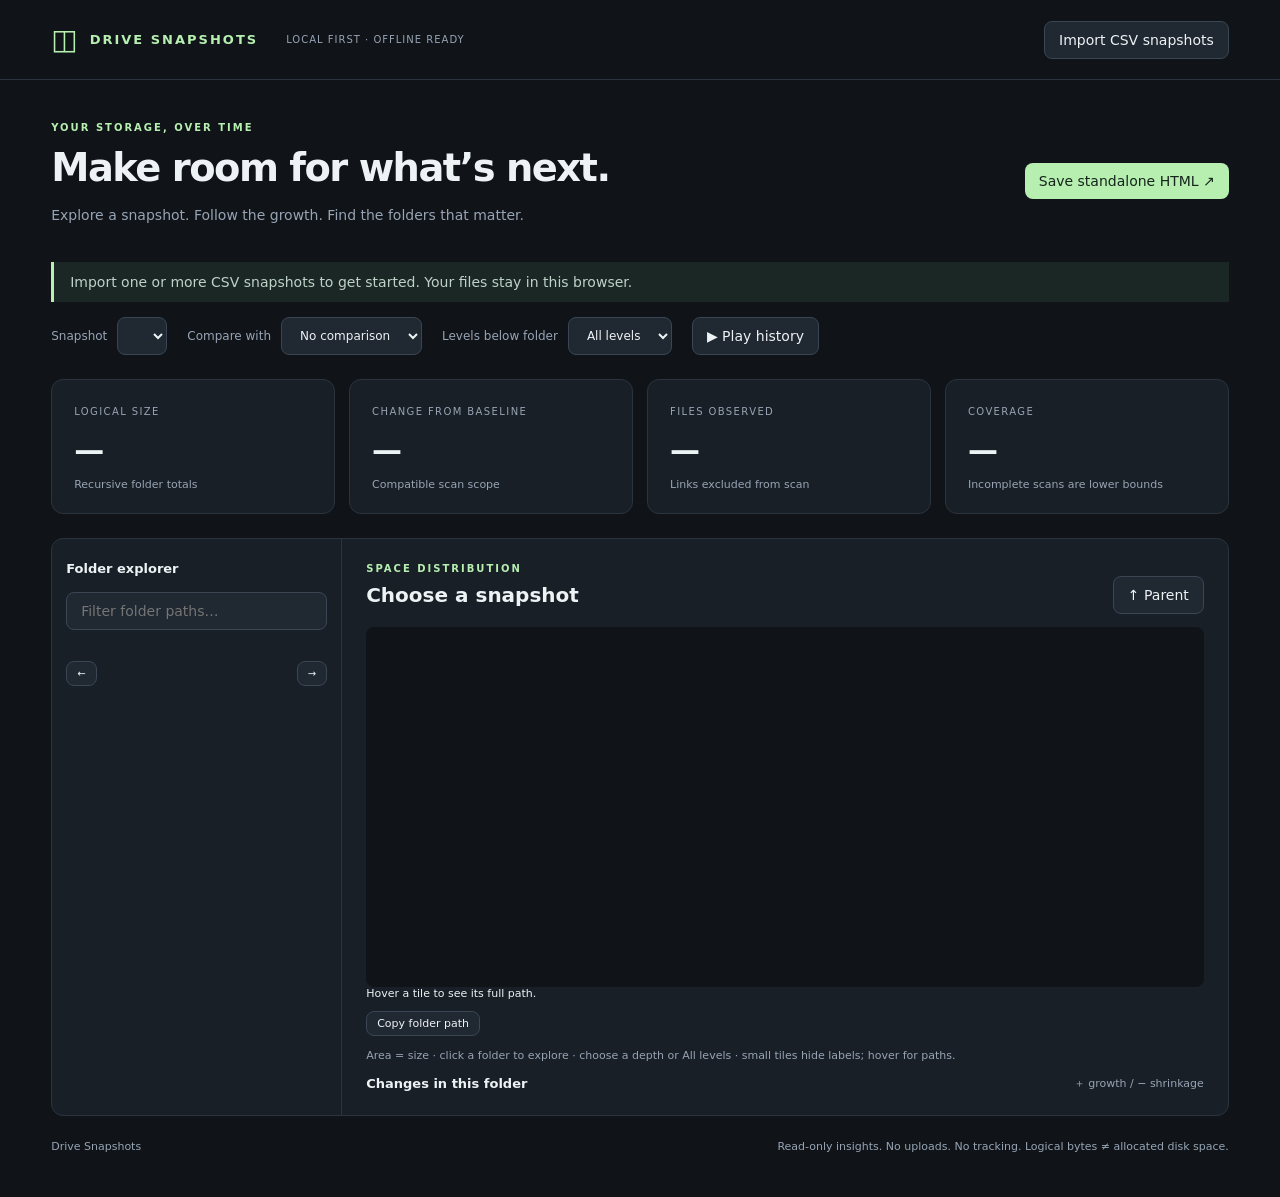
<file: viewer/index.html>
<!doctype html>
<html lang="en"><head><meta charset="utf-8"><meta name="viewport" content="width=device-width,initial-scale=1"><title>Drive Snapshots · Explorer</title><link rel="stylesheet" href="style.css"></head>
<body><header><a class="brand" href="#">◫ <span>DRIVE SNAPSHOTS</span></a><span class="pill">LOCAL FIRST · OFFLINE READY</span><label class="button">Import CSV snapshots<input id="files" type="file" accept=".csv" multiple hidden></label></header>
<main><div class="intro"><div><div class="eyebrow">YOUR STORAGE, OVER TIME</div><h1>Make room for what’s next.</h1><p>Explore a snapshot. Follow the growth. Find the folders that matter.</p></div><button id="export">Save standalone HTML ↗</button></div>
<div id="message" role="status">Import one or more CSV snapshots to get started. Your files stay in this browser.</div>
<section class="controls"><label>Snapshot <select id="current" aria-label="Current snapshot"></select></label><label>Compare with <select id="baseline" aria-label="Baseline snapshot"></select></label><label>Levels below folder <select id="depth" aria-label="Viewing depth"><option value="all">All levels</option></select></label><button id="play">▶ Play history</button><span id="date"></span></section>
<section class="stats"><article><small>LOGICAL SIZE</small><strong id="total">—</strong><span>Recursive folder totals</span></article><article><small>CHANGE FROM BASELINE</small><strong id="delta">—</strong><span>Compatible scan scope</span></article><article><small>FILES OBSERVED</small><strong id="count">—</strong><span>Links excluded from scan</span></article><article><small>COVERAGE</small><strong id="coverage">—</strong><span>Incomplete scans are lower bounds</span></article></section>
<section class="workspace"><aside><div class="section-title">Folder explorer</div><input id="search" placeholder="Filter folder paths…" aria-label="Filter folder paths"><div id="tree"></div><div class="pager"><button id="prev">←</button><span id="pages"></span><button id="next">→</button></div></aside><div class="visual"><div class="map-heading"><div><div class="eyebrow">SPACE DISTRIBUTION</div><h2 id="folder">Choose a snapshot</h2></div><button id="up">↑ Parent</button></div><div id="map"><canvas id="canvas" tabindex="0" aria-label="Folder treemap; use the folder explorer for keyboard navigation"></canvas></div><div id="hover" class="hint" role="status">Hover a tile to see its full path.</div><a id="path-link" hidden>Open folder</a> <button id="copy-path">Copy folder path</button><p class="hint">Area = size · click a folder to explore · choose a depth or All levels · small tiles hide labels; hover for paths.</p><div class="section-title">Changes in this folder <span class="legend">＋ growth / − shrinkage</span></div><div id="changes"></div></div></section>
<footer>Drive Snapshots <span>Read-only insights. No uploads. No tracking. Logical bytes ≠ allocated disk space.</span></footer></main>
<script id="snapshot-data" type="application/json">[]</script><script src="app.js"></script></body></html>
</file>
<file: viewer/style.css>
:root{color-scheme:dark;--bg:#101419;--panel:#191f26;--line:#2a333e;--muted:#97a4b4;--mint:#b6efb0}*{box-sizing:border-box}body{margin:0;background:var(--bg);color:#edf2f5;font:14px system-ui,sans-serif}header{height:80px;border-bottom:1px solid var(--line);display:flex;align-items:center;gap:28px;padding:0 4vw}.brand{color:var(--mint);text-decoration:none;font-size:28px;display:flex;align-items:center;gap:12px}.brand span{font-size:13px;font-weight:750;letter-spacing:2px}.pill{font-size:10px;color:var(--muted);letter-spacing:1px}header .button{margin-left:auto}button,.button,select,input{font:inherit;border:1px solid #3a4654;border-radius:8px;background:#202831;color:#edf2f5;padding:10px 14px}button,.button{cursor:pointer}button:hover,.button:hover{border-color:var(--mint)}button:focus-visible,a:focus-visible{outline:2px solid var(--mint)}main{max-width:1600px;margin:auto;padding:42px 4vw 20px}.intro{display:flex;align-items:center;justify-content:space-between;gap:20px}.eyebrow{font-size:10px;letter-spacing:2px;color:var(--mint);font-weight:700}h1{font-size:clamp(28px,3vw,44px);letter-spacing:-1.5px;margin:12px 0}p{color:var(--muted);line-height:1.6}.intro button{background:var(--mint);color:#17251c;border:0}#message{margin:22px 0 15px;padding:12px 16px;border-left:3px solid var(--mint);background:#1b2725;color:#bed2c8}.controls{display:flex;gap:20px;align-items:center;flex-wrap:wrap}.controls label{color:var(--muted);font-size:12px;display:flex;align-items:center;gap:10px}select{max-width:290px}#date{font-size:11px;color:var(--muted)}.stats{display:grid;grid-template-columns:repeat(4,1fr);gap:14px;margin:24px 0}.stats article{background:var(--panel);border:1px solid var(--line);border-radius:12px;padding:22px}.stats small{font-size:10px;letter-spacing:1.4px;color:var(--muted)}.stats strong{display:block;font-size:30px;letter-spacing:-1px;margin:14px 0 8px}.stats span{font-size:11px;color:var(--muted)}.workspace{display:grid;grid-template-columns:290px 1fr;border:1px solid var(--line);border-radius:12px;overflow:hidden;background:var(--panel)}aside{border-right:1px solid var(--line);padding:22px 14px}aside input{width:100%;margin:16px 0}.section-title{font-weight:650;font-size:13px}.visual{padding:24px;min-width:0}.map-heading{display:flex;justify-content:space-between;align-items:center;gap:15px}h2{font-size:20px;margin:9px 0 20px;overflow-wrap:anywhere}#map{height:360px;position:relative;border-radius:8px;overflow:hidden;background:#101419}.tile{position:absolute;border:3px solid var(--panel);border-radius:8px;text-align:left;padding:12px;overflow:hidden;color:#12201e;transition:width .35s,height .35s,left .35s,top .35s}.tile b{display:block;font-size:15px;overflow:hidden;text-overflow:ellipsis;white-space:nowrap}.tile span{display:block;font-size:12px;margin-top:5px}.hint{font-size:11px}.tree-row{display:block;width:100%;background:transparent;border:0;border-radius:5px;text-align:left;font-size:12px;margin:3px 0;overflow:hidden;text-overflow:ellipsis;white-space:nowrap}.tree-row.active{background:#2a3d36;color:var(--mint)}#tree{max-height:565px;overflow:auto}.legend{font-weight:400;font-size:11px;color:var(--muted);float:right}.change{display:flex;justify-content:space-between;gap:16px;padding:12px 0;border-bottom:1px solid var(--line);font-size:12px}.change span:first-child{overflow-wrap:anywhere}.positive{color:#f5b38b}.negative{color:var(--mint)}footer{display:flex;justify-content:space-between;color:var(--muted);font-size:11px;padding:24px 0;gap:20px}@media(max-width:850px){.stats{grid-template-columns:repeat(2,1fr)}.workspace{grid-template-columns:1fr}aside{border-right:0;border-bottom:1px solid var(--line)}#tree{max-height:180px}.intro{align-items:flex-start;flex-direction:column}.pill{display:none}header{gap:10px}.brand span{font-size:10px}select{max-width:210px}footer{flex-direction:column}#map{height:320px}}
#canvas{display:block;width:100%;height:100%;cursor:pointer}.pager{display:flex;align-items:center;justify-content:space-between;gap:5px;margin-top:15px;font-size:10px;color:var(--muted)}.pager button{padding:6px 10px}#hover{overflow-wrap:anywhere;min-height:24px}#path-link{color:var(--mint)}#copy-path{padding:5px 10px;font-size:11px}button:disabled{opacity:.45;cursor:default}
</file>
